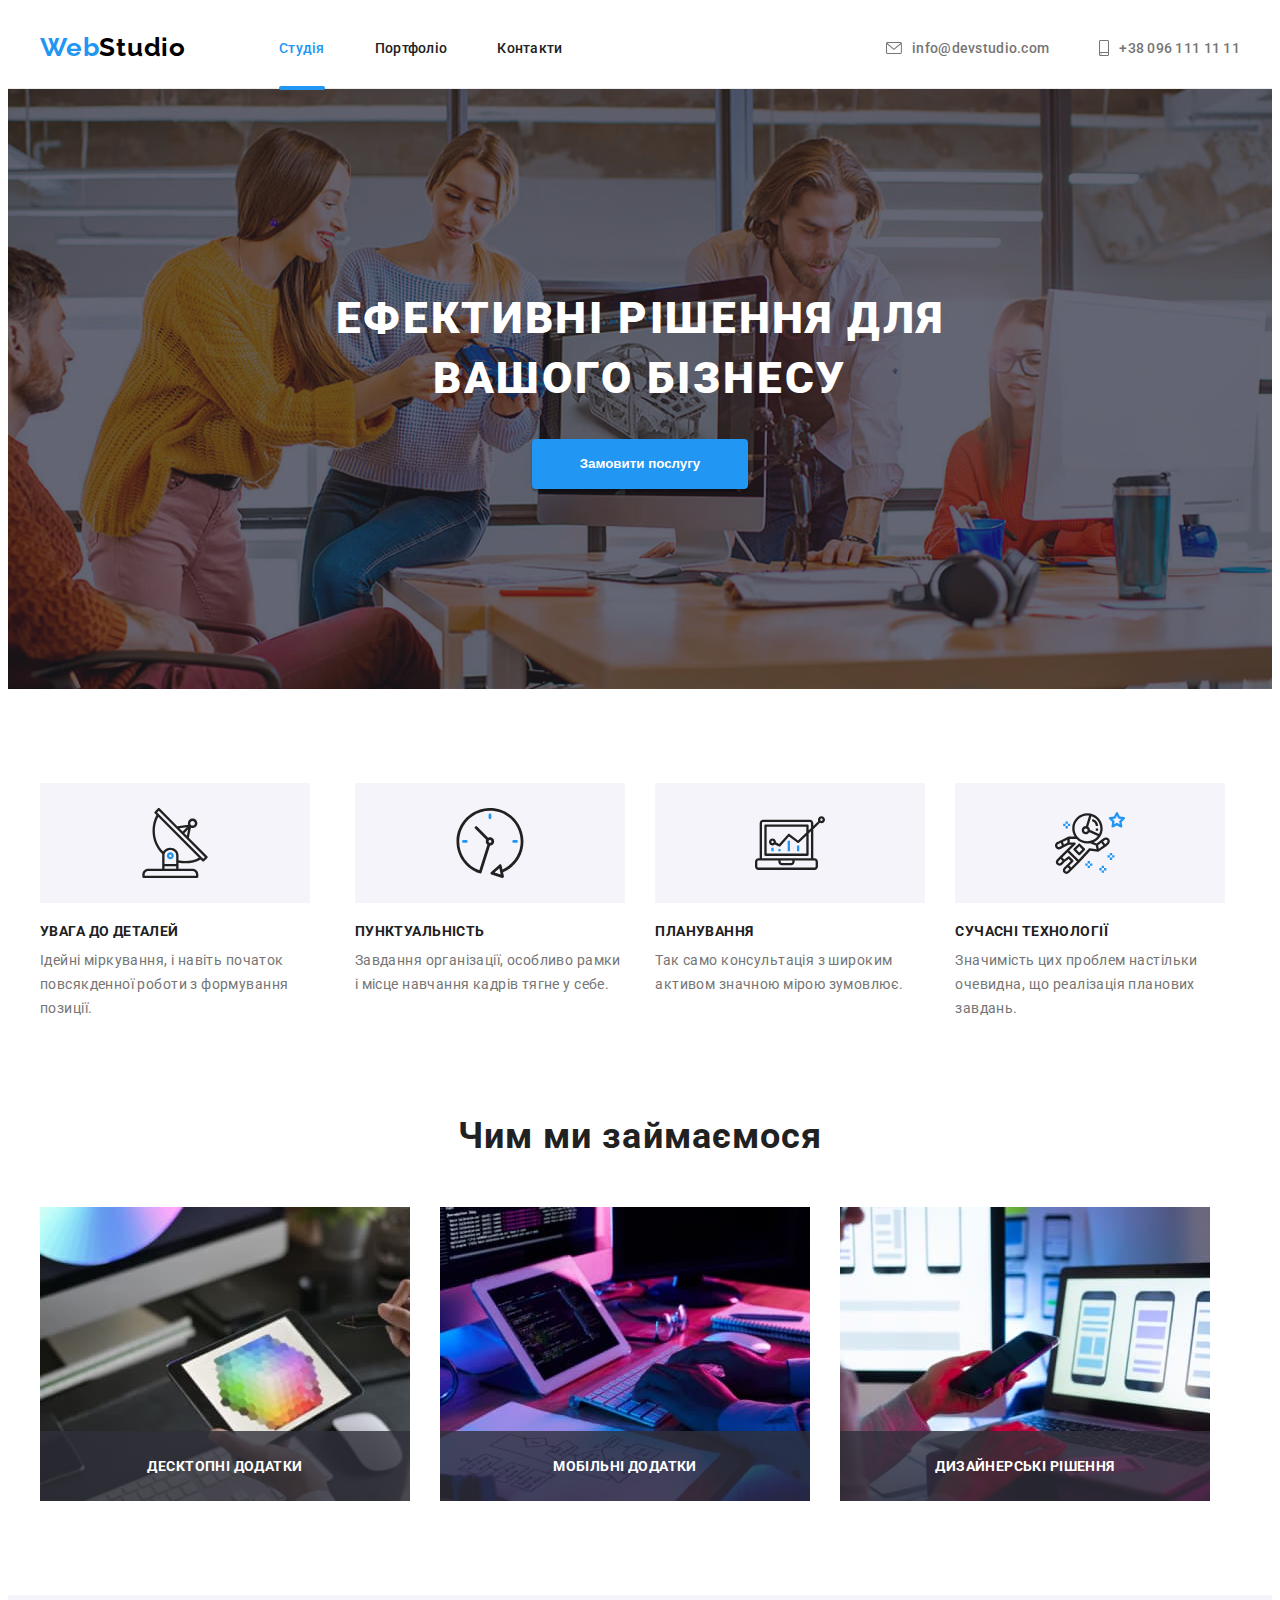
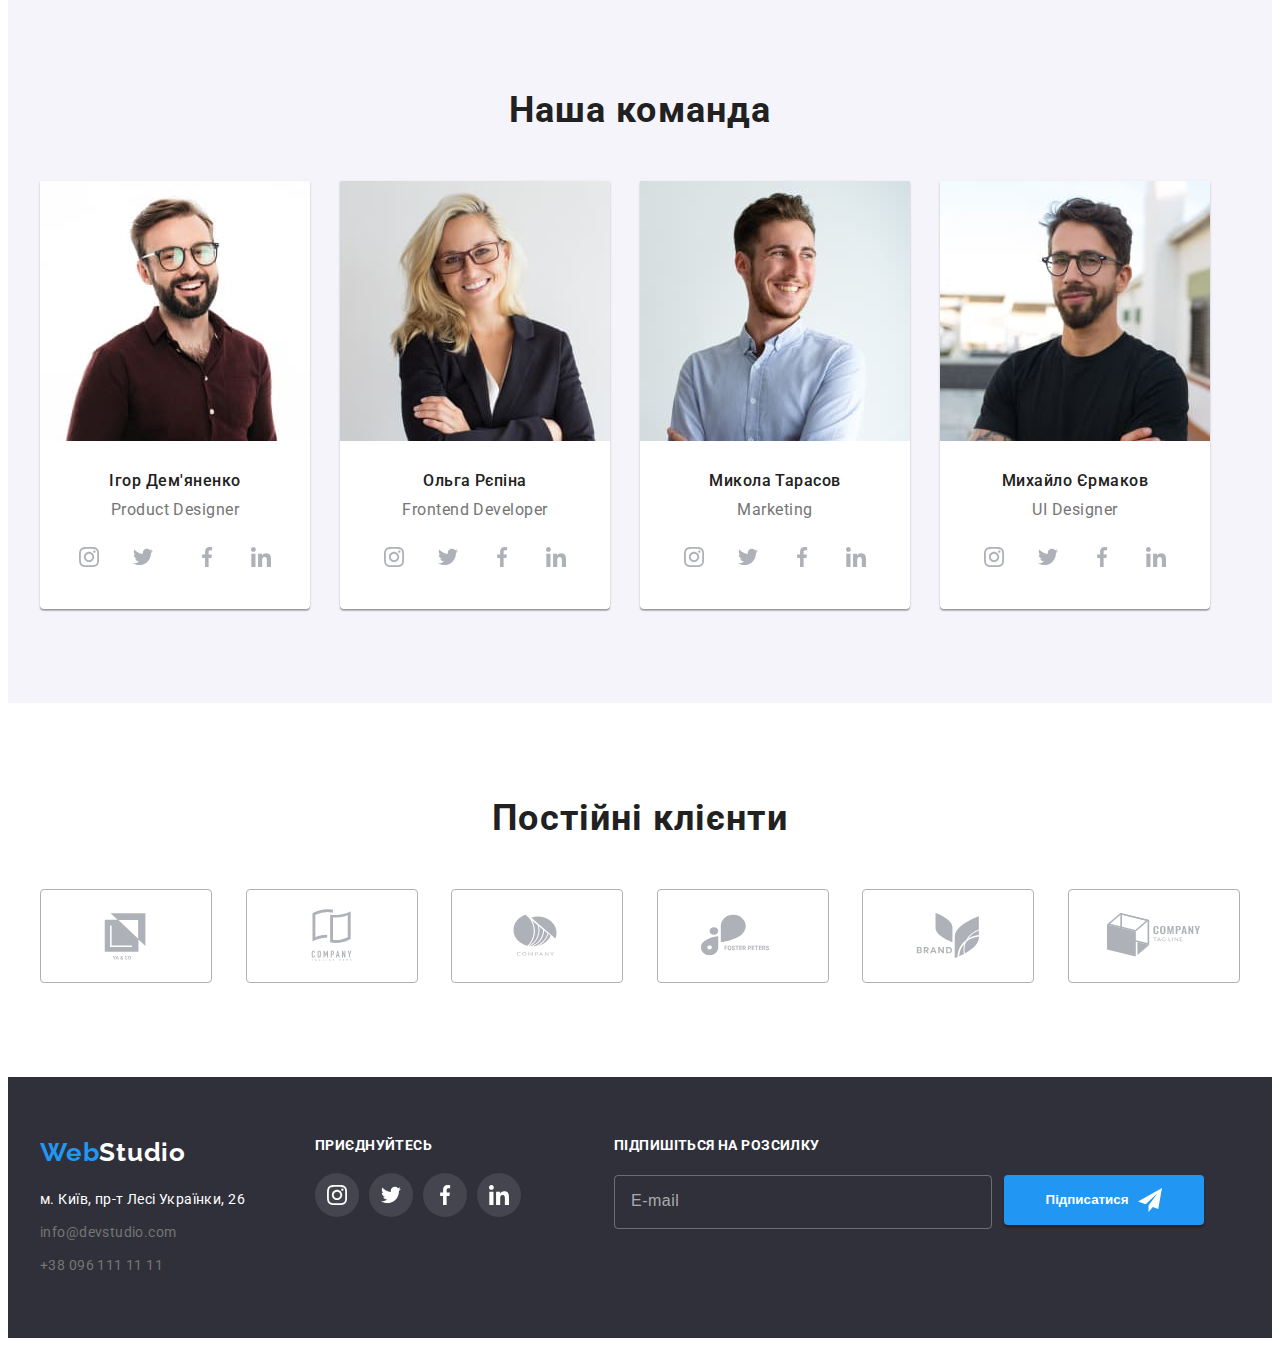
<file: index.html>
<!DOCTYPE html>
<html lang="uk">
  <head>
    <meta charset="UTF-8" />
    <meta http-equiv="X-UA-Compatible" content="IE=edge" />
    <meta name="viewport" content="width=device-width, initial-scale=1.0" />
    <link
      rel="stylesheet"
      href="https://cdnjs.cloudflare.com/ajax/libs/modern-normalize/1.1.0/modern-normalize.min.css"
      integrity="sha512-wpPYUAdjBVSE4KJnH1VR1HeZfpl1ub8YT/NKx4PuQ5NmX2tKuGu6U/JRp5y+Y8XG2tV+wKQpNHVUX03MfMFn9Q=="
      crossorigin="anonymous"
      referrerpolicy="no-referrer" />
    <link rel="preconnect" href="https://fonts.googleapis.com" />
    <link rel="preconnect" href="https://fonts.gstatic.com" crossorigin />
    <link
      href="https://fonts.googleapis.com/css2?family=Raleway:wght@700&family=Roboto:wght@400;500;700;900&display=swap"
      rel="stylesheet" />
    <link rel="stylesheet" href="./CSS/reset.css" />
    <link rel="stylesheet" href="./CSS/style.css" />
    <title lang="en">Studio</title>
  </head>
  <body>
    <header class="header">
      <div class="container">
        <nav class="haeder-navigation">
          <a class="header-logo link" href="index.html" lang="en"
            ><span class="header-web-logo">Web</span>Studio
          </a>
          <ul class="header-navigation-list list">
            <li class="header-navigation-item">
              <a class="header-navigation-link current link" href="index.html">Студія</a>
            </li>
            <li class="header-navigation-item">
              <a class="header-navigation-link link" href="portfolio.html">Портфоліо</a>
            </li>
            <li class="header-navigation-item">
              <a class="header-navigation-link link" href="">Контакти</a>
            </li>
          </ul>
        </nav>
        <ul class="header-address-list list">
          <li class="header-address-item">
            <a class="header-address-link link" href="mailto:info@devstudio.com"
              ><svg class="header-icon" width="16" height="12">
                <use href="./images/symbol-defs.svg#icon-envelope"></use>
              </svg>
              info@devstudio.com</a
            >
          </li>
          <li class="header-address-item">
            <a class="header-address-link link" href="tel:+380961111111">
              <svg class="header-icon" width="10" height="16">
                <use href="./images/symbol-defs.svg#icon-smartphone"></use>
              </svg>
              +38 096 111 11 11</a
            >
          </li>
        </ul>
      </div>
    </header>
    <main>
      <section class="btn-section">
        <div class="container">
          <h1 class="btn-heading">Ефективні рішення для вашого бізнесу</h1>
          <button class="main-btn" type="button" data-modal-open>Замовити послугу</button>
        </div>
      </section>
      <section class="our-benefits">
        <div class="container">
          <ul class="benefits-list list">
            <li class="benefits-item">
              <div class="hero-icon-blocks">
                <svg class="benefits-icon" width="70" height="70">
                  <use href="./images/symbol-defs.svg#icon-antenna"></use>
                </svg>
              </div>
              <h2 class="benefits-heading">Увага до деталей</h2>
              <p class="benefits-description">
                Ідейні міркування, і навіть початок повсякденної роботи з формування позиції.
              </p>
            </li>
            <li class="benefits-item">
              <div class="hero-icon-blocks">
                <svg class="benefits-icon" width="70" height="70">
                  <use href="./images/symbol-defs.svg#icon-clock"></use>
                </svg>
              </div>
              <h2 class="benefits-heading">Пунктуальність</h2>
              <p class="benefits-description">
                Завдання організації, особливо рамки і місце навчання кадрів тягне у себе.
              </p>
            </li>
            <li class="benefits-item">
              <div class="hero-icon-blocks">
                <svg class="benefits-icon" width="70" height="70">
                  <use href="./images/symbol-defs.svg#icon-diagram"></use>
                </svg>
              </div>
              <h2 class="benefits-heading">Планування</h2>
              <p class="benefits-description">
                Так само консультація з широким активом значною мірою зумовлює.
              </p>
            </li>
            <li class="benefits-item">
              <div class="hero-icon-blocks">
                <svg class="benefits-icon" width="70" height="70">
                  <use href="./images/symbol-defs.svg#icon-astronaut"></use>
                </svg>
              </div>
              <h2 class="benefits-heading">Сучасні технології</h2>
              <p class="benefits-description">
                Значимість цих проблем настільки очевидна, що реалізація планових завдань.
              </p>
            </li>
          </ul>
        </div>
      </section>
      <section class="our-job">
        <div class="container">
          <h2 class="our-job-heading">Чим ми займаємося</h2>
          <ul class="our-job-list list">
            <li class="our-job-item">
              <img
                class="our-job-picture"
                src="./images/our-job-1.jpg"
                alt="печатает на планшете"
                width="370" />
              <p class="our-job-description">Десктопні додатки</p>
            </li>
            <li class="our-job-item">
              <img
                class="our-job-picture"
                src="./images/our-job-2.jpg"
                alt="смартфон и ноутбук"
                width="370" />
              <p class="our-job-description">Мобільні додатки</p>
            </li>
            <li class="our-job-item">
              <img
                class="our-job-picture"
                src="./images/our-job-3.jpg"
                alt="планшет с палитрой цветов"
                width="370" />
              <p class="our-job-description">Дизайнерські рішення</p>
            </li>
          </ul>
        </div>
      </section>
      <section class="our-team">
        <div class="container">
          <h3 class="our-team-heading">Наша команда</h3>
          <ul class="our-team-list list">
            <li class="our-team-item">
              <div class="team-card">
                <img
                  class="our-team-photo"
                  src="./images/igor-demyanenko.jpg"
                  alt="Игорь Демьяненко"
                  width="270" />
                <h4 class="our-team-name">Ігор Дем'яненко</h4>
                <p class="our-team-job-title" lang="en">Product Designer</p>
                <ul class="team-soc-list list">
                  <li class="team-item">
                    <a class="team-soc-link" href=""
                      ><svg class="team-soc-icon" width="20" height="20">
                        <use href="./images/symbol-defs.svg#icon-instagram"></use></svg
                    ></a>
                  </li>
                  <li class="team-item">
                    <a class="team-soc-link" href=""
                      ><svg class="team-soc-icon" width="20" height="20">
                        <use href="./images/symbol-defs.svg#icon-twitter"></use></svg
                    ></a>
                  </li>
                  <li></li>
                  <li class="team-item">
                    <a class="team-soc-link" href=""
                      ><svg class="team-soc-icon" width="20" height="20">
                        <use href="./images/symbol-defs.svg#icon-facebook"></use></svg
                    ></a>
                  </li>
                  <li class="team-item">
                    <a class="team-soc-link" href=""
                      ><svg class="team-soc-icon" width="20" height="20">
                        <use href="./images/symbol-defs.svg#icon-linkedin"></use></svg
                    ></a>
                  </li>
                </ul>
              </div>
            </li>
            <li class="our-team-item">
              <div class="team-card">
                <img
                  class="our-team-photo"
                  src="./images/olga-repina.jpg"
                  alt="Ольга Репина"
                  width="270" />
                <h4 class="our-team-name">Ольга Рєпіна</h4>
                <p class="our-team-job-title" lang="en">Frontend Developer</p>
                <ul class="team-soc-list list">
                  <li class="team-item">
                    <a class="team-soc-link" href=""
                      ><svg class="team-soc-icon" width="20" height="20">
                        <use href="./images/symbol-defs.svg#icon-instagram"></use></svg
                    ></a>
                  </li>
                  <li class="team-item">
                    <a class="team-soc-link" href=""
                      ><svg class="team-soc-icon" width="20" height="20">
                        <use href="./images/symbol-defs.svg#icon-twitter"></use></svg
                    ></a>
                  </li>
                  <li class="team-item">
                    <a class="team-soc-link" href=""
                      ><svg class="team-soc-icon" width="20" height="20">
                        <use href="./images/symbol-defs.svg#icon-facebook"></use></svg
                    ></a>
                  </li>
                  <li class="team-item">
                    <a class="team-soc-link" href=""
                      ><svg class="team-soc-icon" width="20" height="20">
                        <use href="./images/symbol-defs.svg#icon-linkedin"></use></svg
                    ></a>
                  </li>
                </ul>
              </div>
            </li>
            <li class="our-team-item">
              <div class="team-card">
                <img
                  class="our-team-photo"
                  src="./images/nikolay-tarasov.jpg"
                  alt="Николай Тарасов"
                  width="270" />
                <h4 class="our-team-name">Микола Тарасов</h4>
                <p class="our-team-job-title" lang="en">Marketing</p>
                <ul class="team-soc-list list">
                  <li class="team-item">
                    <a class="team-soc-link" href=""
                      ><svg class="team-soc-icon" width="20" height="20">
                        <use href="./images/symbol-defs.svg#icon-instagram"></use></svg
                    ></a>
                  </li>
                  <li class="team-item">
                    <a class="team-soc-link" href=""
                      ><svg class="team-soc-icon" width="20" height="20">
                        <use href="./images/symbol-defs.svg#icon-twitter"></use></svg
                    ></a>
                  </li>
                  <li class="team-item">
                    <a class="team-soc-link" href=""
                      ><svg class="team-soc-icon" width="20" height="20">
                        <use href="./images/symbol-defs.svg#icon-facebook"></use></svg
                    ></a>
                  </li>
                  <li class="team-item">
                    <a class="team-soc-link" href=""
                      ><svg class="team-soc-icon" width="20" height="20">
                        <use href="./images/symbol-defs.svg#icon-linkedin"></use></svg
                    ></a>
                  </li>
                </ul>
              </div>
            </li>
            <li class="our-team-item">
              <div class="team-card">
                <img
                  class="our-team-photo"
                  src="./images/mihail-ermakov.jpg"
                  alt="Михаил Ермаков"
                  width="270" />
                <h4 class="our-team-name">Михайло Єрмаков</h4>
                <p class="our-team-job-title" lang="en">UI Designer</p>
                <ul class="team-soc-list list">
                  <li class="team-item">
                    <a class="team-soc-link" href="">
                      <svg class="team-soc-icon" width="20" height="20">
                        <use href="./images/symbol-defs.svg#icon-instagram"></use></svg
                    ></a>
                  </li>
                  <li class="team-item">
                    <a class="team-soc-link" href=""
                      ><svg class="team-soc-icon" width="20" height="20">
                        <use href="./images/symbol-defs.svg#icon-twitter"></use></svg
                    ></a>
                  </li>
                  <li class="team-item">
                    <a class="team-soc-link" href=""
                      ><svg class="team-soc-icon" width="20" height="20">
                        <use href="./images/symbol-defs.svg#icon-facebook"></use></svg
                    ></a>
                  </li>
                  <li class="team-item">
                    <a class="team-soc-link" href=""
                      ><svg class="team-soc-icon" width="20" height="20">
                        <use href="./images/symbol-defs.svg#icon-linkedin"></use></svg
                    ></a>
                  </li>
                </ul>
              </div>
            </li>
          </ul>
        </div>
      </section>
      <section class="our-clients">
        <div class="container">
          <h3 class="our-clients-title">Постійні клієнти</h3>
          <ul class="our-clients-list list">
            <li class="our-clients-item">
              <a href="" class="our-clients-link link">
                <svg class="our-clients-icon" width="106" height="60">
                  <use href="./images/symbol-defs.svg#icon-logo2"></use>
                </svg>
              </a>
            </li>
            <li class="our-clients-item">
              <a href="" class="our-clients-link">
                <svg class="our-clients-icon" width="106" height="60">
                  <use href="./images/symbol-defs.svg#icon-logo1"></use>
                </svg>
              </a>
            </li>
            <li class="our-clients-item">
              <a href="" class="our-clients-link">
                <svg class="our-clients-icon" width="106" height="60">
                  <use href="./images/symbol-defs.svg#icon-logo3"></use>
                </svg>
              </a>
            </li>
            <li class="our-clients-item">
              <a href="" class="our-clients-link">
                <svg class="our-clients-icon" width="106" height="60">
                  <use href="./images/symbol-defs.svg#icon-logo4"></use>
                </svg>
              </a>
            </li>
            <li class="our-clients-item">
              <a href="" class="our-clients-link">
                <svg class="our-clients-icon" width="106" height="60">
                  <use href="./images/symbol-defs.svg#icon-logo5"></use>
                </svg>
              </a>
            </li>
            <li class="our-clients-item">
              <a href="" class="our-clients-link">
                <svg class="our-clients-icon" width="106" height="60">
                  <use href="./images/symbol-defs.svg#icon-logo6"></use>
                </svg>
              </a>
            </li>
          </ul>
        </div>
      </section>
    </main>
    <footer class="footer-address">
      <div class="container">
        <div class="footer-blocks">
          <div class="footer-address-block">
            <a class="footer-logo link" href="index.html"
              ><span class="footer-web-logo">Web</span>Studio
            </a>
            <address class="foorer-address">
              <ul class="footer-address-list list">
                <li class="footer-address-item">
                  <a href="" class="address link">м. Київ, пр-т Лесі Українки, 26</a>
                </li>
                <li class="footer-address-item">
                  <a class="footer-address-description link" href="mailto:info@devstudio.com"
                    >info@devstudio.com</a
                  >
                </li>
                <li class="footer-address-item">
                  <a class="footer-phone link" href="tel:+380961111111">+38 096 111 11 11</a>
                </li>
              </ul>
            </address>
          </div>
          <div class="footer-join-us-block">
            <h3 class="join-us-title">Приєднуйтесь</h3>
            <ul class="join-us list">
              <li class="join-us-item">
                <a class="join-us-link" href="">
                  <svg class="footer-icon" width="20" height="20">
                    <use href="./images/symbol-defs.svg#icon-instagram"></use>
                  </svg>
                </a>
              </li>
              <li class="join-us-item">
                <a class="join-us-link" href=""
                  ><svg class="footer-icon" width="20" height="20">
                    <use href="./images/symbol-defs.svg#icon-twitter"></use></svg
                ></a>
              </li>
              <li class="join-us-item">
                <a class="join-us-link" href=""
                  ><svg class="footer-icon" width="20" height="20">
                    <use href="./images/symbol-defs.svg#icon-facebook"></use></svg
                ></a>
              </li>
              <li class="join-us-item">
                <a class="join-us-link" href=""
                  ><svg class="footer-icon" width="20" height="20">
                    <use href="./images/symbol-defs.svg#icon-linkedin"></use></svg
                ></a>
              </li>
            </ul>
          </div>
          <div class="subscribe">
            <p class="subscribe-title">Підпишіться на розсилку</p>
            <form class="subscribe-form">
              <label>
                <input class="input-email" type="email" name="email" placeholder="E-mail" />
              </label>
              <button class="subscribe-button" type="submit">
                Підписатися
                <svg class="subscribe-icon" width="24" height="24">
                  <use href="./images/symbol-defs.svg#icon-send"></use>
                </svg>
              </button>
            </form>
          </div>
        </div>
      </div>
    </footer>
    <div class="backdrop is-hidden" data-modal>
      <div class="modal">
        <button class="modal-close" type="button" data-modal-close>
          <svg class="modal-icon" width="18" height="18">
            <use href="./images/symbol-defs.svg#icon-close"></use>
          </svg>
        </button>
        <p class="modal-title">Залиште свої дані, ми вам передзвонимо</p>
        <form class="modal-form">
          <div class="modal-field">
            <label for="user-name" class="modal-label"> Ім'я</label>
            <div class="input-wrap">
              <input type="text" class="modal-input" name="user-name" id="user-name" />
              <svg class="input-icon" width="18" height="18">
                <use href="./images/symbol-defs.svg#icon-person"></use>
              </svg>
            </div>
          </div>
          <div class="modal-field">
            <label for="user-tel" class="modal-label"> Телефон</label>
            <div class="input-wrap">
              <input type="tel" class="modal-input" name="user-tel" id="user-tel" />
              <svg class="input-icon" width="18" height="18">
                <use href="./images/symbol-defs.svg#icon-phone-black"></use>
              </svg>
            </div>
          </div>
          <div class="modal-field">
            <label for="user-mail" class="modal-label"> Пошта</label>
            <div class="input-wrap">
              <input type="email" class="modal-input" name="user-mail" id="user-mail" />
              <svg class="input-icon" width="18" height="18">
                <use href="./images/symbol-defs.svg#icon-vector"></use>
              </svg>
            </div>
          </div>
          <div class="modal-field">
            <label for="user-text" class="modal-label"> Коментар </label>
            <textarea
              class="modal-text"
              name="user-text"
              id="user-text"
              cols="30"
              rows="10"
              placeholder="Введіть текст"></textarea>
          </div>
          <div class="modal-policy">
            <input
              type="checkbox"
              name="policy"
              id="policy"
              class="modal-policy vissually-hidden"
              value="true" />
            <label for="policy" class="policy-text"
              ><span
                ><svg class="policy-icon" width="13" height="10">
                  <use href="./images/symbol-defs.svg#icon-vector-policy"></use></svg></span
              >Погоджуюся з розсилкою та приймаю &nbsp;<a href="" class="policy-link"
                >Умови договору</a
              ></label
            >
          </div>
          <button class="upload-button" type="submit">Відправити</button>
        </form>
      </div>
    </div>
    <script src="./js/modal.js"></script>
  </body>
</html>
</file>
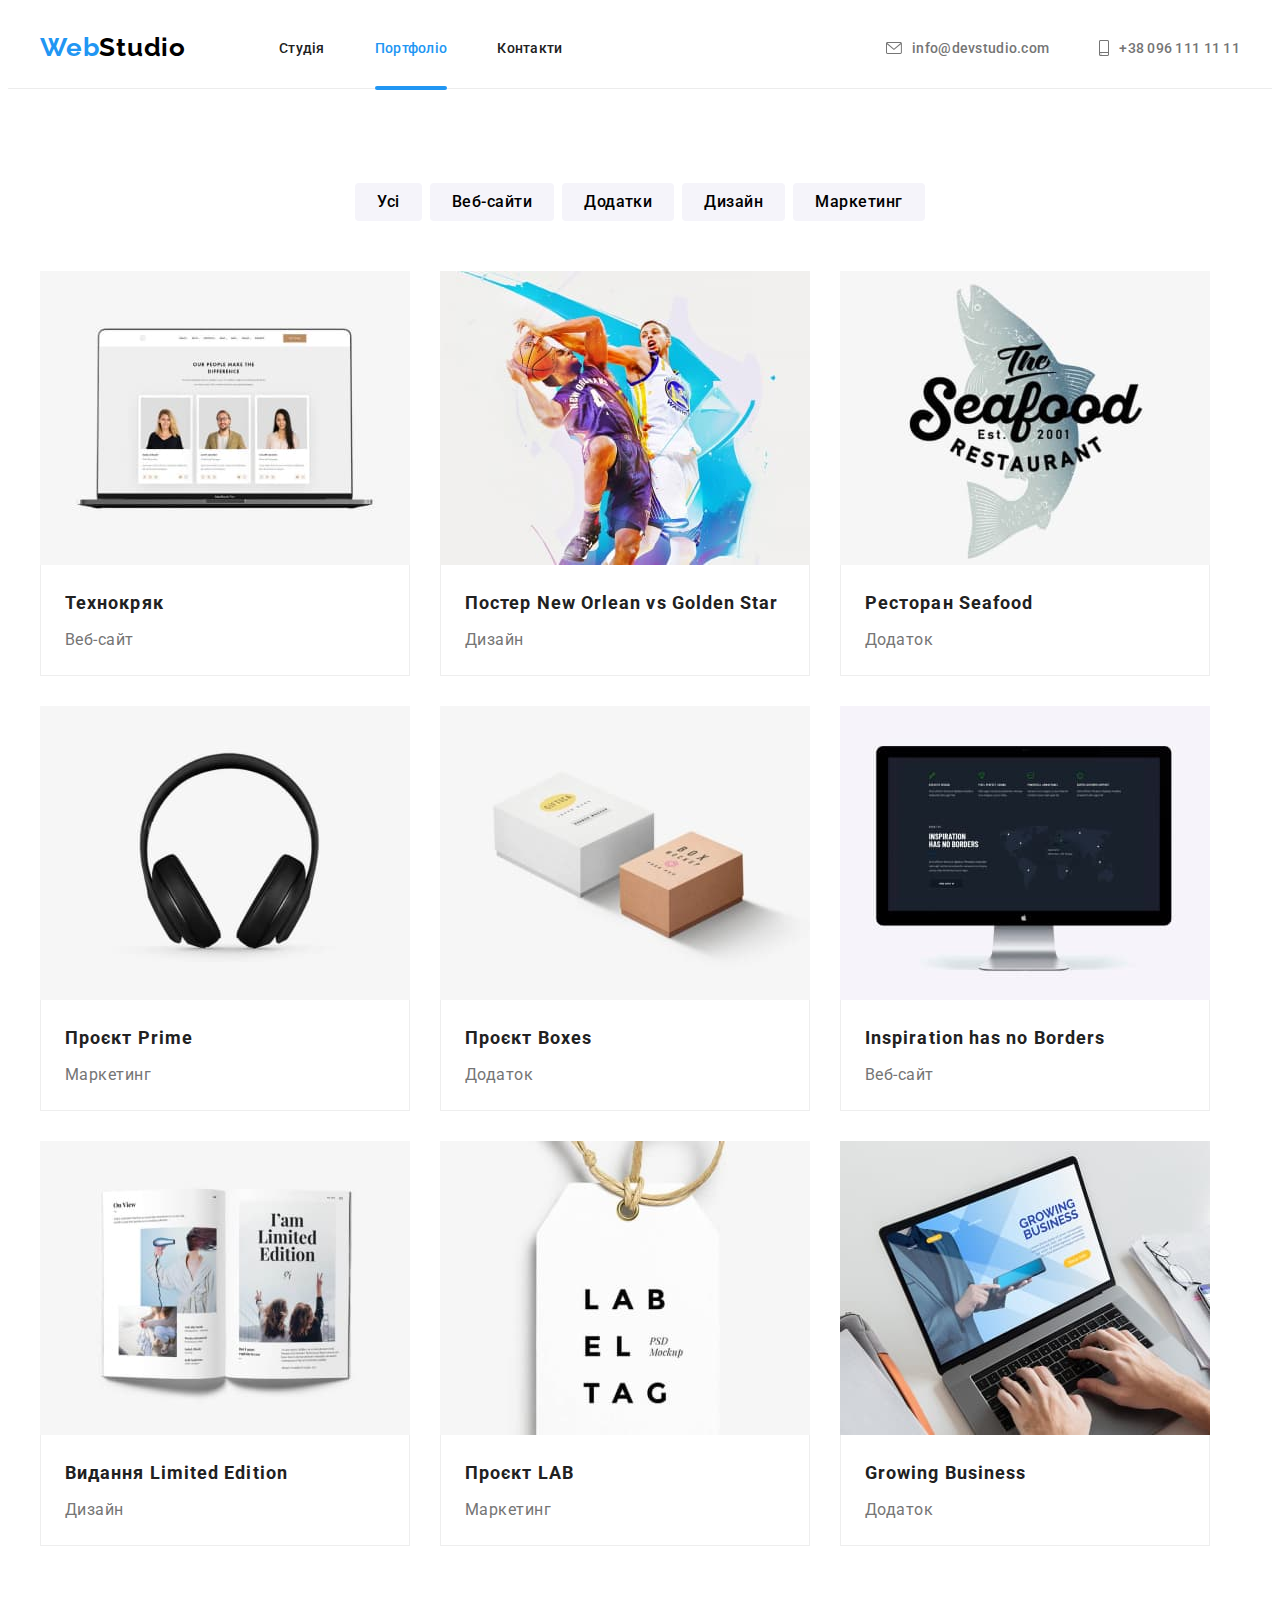
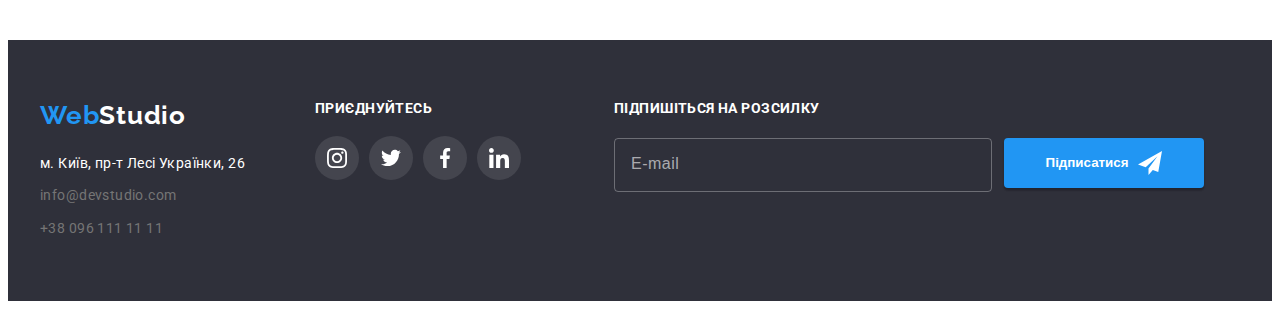
<file: portfolio.html>
<!DOCTYPE html>
<html lang="uk">
  <head>
    <meta charset="UTF-8" />
    <meta http-equiv="X-UA-Compatible" content="IE=edge" />
    <meta name="viewport" content="width=device-width, initial-scale=1.0" />
    <link
      rel="stylesheet"
      href="https://cdnjs.cloudflare.com/ajax/libs/modern-normalize/1.1.0/modern-normalize.min.css"
      integrity="sha512-wpPYUAdjBVSE4KJnH1VR1HeZfpl1ub8YT/NKx4PuQ5NmX2tKuGu6U/JRp5y+Y8XG2tV+wKQpNHVUX03MfMFn9Q=="
      crossorigin="anonymous"
      referrerpolicy="no-referrer" />
    <link rel="preconnect" href="https://fonts.googleapis.com" />
    <link rel="preconnect" href="https://fonts.gstatic.com" crossorigin />
    <link
      href="https://fonts.googleapis.com/css2?family=Raleway:wght@700&family=Roboto:wght@400;500;700;900&display=swap"
      rel="stylesheet" />
    <link rel="stylesheet" href="./CSS/reset.css" />
    <link rel="stylesheet" href="./CSS/style.css" />
    <title lang="en">Portfolio</title>
  </head>
  <body>
    <header class="header">
      <div class="container header-container">
        <nav class="haeder-navigation">
          <a class="header-logo link" href="index.html" lang="en"
            ><span class="header-web-logo">Web</span>Studio
          </a>
          <ul class="header-navigation-list list">
            <li class="header-navigation-item">
              <a class="header-navigation-link link" href="index.html">Студія</a>
            </li>
            <li class="header-navigation-item">
              <a class="header-navigation-link current link" href="portfolio.html">Портфоліо</a>
            </li>
            <li class="header-navigation-item">
              <a class="header-navigation-link link" href="">Контакти</a>
            </li>
          </ul>
        </nav>
        <ul class="header-address-list list">
          <li class="header-address-item">
            <a class="header-address-link link" href="mailto:info@devstudio.com"
              ><svg class="header-icon" width="16" height="12">
                <use href="./images/symbol-defs.svg#icon-envelope"></use>
              </svg>
              info@devstudio.com</a
            >
          </li>
          <li class="header-address-item">
            <a class="header-address-link link" href="tel:+380961111111">
              <svg class="header-icon" width="10" height="16">
                <use href="./images/symbol-defs.svg#icon-smartphone"></use>
              </svg>
              +38 096 111 11 11</a
            >
          </li>
        </ul>
      </div>
    </header>
    <main>
      <section class="main-filter">
        <div class="container">
          <ul class="filter-list list">
            <li class="filter-item">
              <button class="filter-btn" type="button">Усі</button>
            </li>
            <li class="filter-item">
              <button class="filter-btn" type="button">Веб-сайти</button>
            </li>
            <li class="filter-item">
              <button class="filter-btn" type="button">Додатки</button>
            </li>
            <li class="filter-item">
              <button class="filter-btn" type="button">Дизайн</button>
            </li>
            <li class="filter-item">
              <button class="filter-btn" type="button">Маркетинг</button>
            </li>
          </ul>
          <ul class="example-list list">
            <li class="example-item">
              <a class="example-link link" href="">
                <div class="example-box">
                  <img
                    class="example-picture"
                    src="./images/Laptop.jpg"
                    alt="Ноутбук"
                    width="370"
                    height="294" />
                  <p class="example-box-description">
                    Ресурс пропонує комплексні пропозиції з різним рівнем функціоналу та сервісів.
                    Все це дозволить відвідувачу отримати вичерпні відомості про компанію чи
                    приватну особу
                  </p>
                </div>
                <div class="description">
                  <h3 class="example-title">Технокряк</h3>
                  <p class="example-description">Веб-сайт</p>
                </div>
              </a>
            </li>
            <li class="example-item">
              <a class="example-link link" href="">
                <div class="example-box">
                  <img
                    class="example-picture"
                    src="./images/basketball.jpg"
                    alt="Постер New Orlean vs Golden Star"
                    width="370"
                    height="294" />
                  <p class="example-box-description">
                    Ресурс пропонує комплексні пропозиції з різним рівнем функціоналу та сервісів.
                    Все це дозволить відвідувачу отримати вичерпні відомості про компанію чи
                    приватну особу
                  </p>
                </div>
                <div class="description">
                  <h3 class="example-title">Постер New Orlean vs Golden Star</h3>
                  <p class="example-description">Дизайн</p>
                </div>
              </a>
            </li>
            <li class="example-item">
              <a class="example-link link" href="">
                <div class="example-box">
                  <img
                    class="example-picture"
                    src="./images/restaurant.jpg"
                    alt="Ресторан"
                    width="370"
                    height="294" />
                  <p class="example-box-description">
                    Ресурс пропонує комплексні пропозиції з різним рівнем функціоналу та сервісів.
                    Все це дозволить відвідувачу отримати вичерпні відомості про компанію чи
                    приватну особу
                  </p>
                </div>
                <div class="description">
                  <h3 class="example-title">Ресторан Seafood</h3>
                  <p class="example-description">Додаток</p>
                </div>
              </a>
            </li>
            <li class="example-item">
              <a class="example-link link" href="">
                <div class="example-box">
                  <img
                    class="example-picture"
                    src="./images/headphones.jpg"
                    alt="Наушники"
                    width="370"
                    height="294" />
                  <p class="example-box-description">
                    Ресурс пропонує комплексні пропозиції з різним рівнем функціоналу та сервісів.
                    Все це дозволить відвідувачу отримати вичерпні відомості про компанію чи
                    приватну особу
                  </p>
                </div>
                <div class="description">
                  <h3 class="example-title">Проєкт Prime</h3>
                  <p class="example-description">Маркетинг</p>
                </div>
              </a>
            </li>
            <li class="example-item">
              <a class="example-link link" href="">
                <div class="example-box">
                  <img
                    class="example-picture"
                    src="./images/boxes.jpg"
                    alt="Боксеры"
                    width="370"
                    height="294" />
                  <p class="example-box-description">
                    Ресурс пропонує комплексні пропозиції з різним рівнем функціоналу та сервісів.
                    Все це дозволить відвідувачу отримати вичерпні відомості про компанію чи
                    приватну особу
                  </p>
                </div>
                <div class="description">
                  <h3 class="example-title">Проєкт Boxes</h3>
                  <p class="example-description">Додаток</p>
                </div>
              </a>
            </li>
            <li class="example-item">
              <a class="example-link link" href="">
                <div class="example-box">
                  <img
                    class="example-picture"
                    src="./images/screen.jpg"
                    alt="Экран"
                    width="370"
                    height="294" />
                  <p class="example-box-description">
                    Ресурс пропонує комплексні пропозиції з різним рівнем функціоналу та сервісів.
                    Все це дозволить відвідувачу отримати вичерпні відомості про компанію чи
                    приватну особу
                  </p>
                </div>
                <div class="description">
                  <h3 class="example-title">Inspiration has no Borders</h3>
                  <p class="example-description">Веб-сайт</p>
                </div>
              </a>
            </li>
            <li class="example-item">
              <a class="example-link link" href="">
                <div class="example-box">
                  <img
                    class="example-picture"
                    src="./images/magazine.jpg"
                    alt="Журнал"
                    width="370"
                    height="294" />
                  <p class="example-box-description">
                    Ресурс пропонує комплексні пропозиції з різним рівнем функціоналу та сервісів.
                    Все це дозволить відвідувачу отримати вичерпні відомості про компанію чи
                    приватну особу
                  </p>
                </div>
                <div class="description">
                  <h3 class="example-title">Видання Limited Edition</h3>
                  <p class="example-description">Дизайн</p>
                </div>
              </a>
            </li>
            <li class="example-item">
              <a class="example-link link" href="">
                <div class="example-box">
                  <img
                    class="example-picture"
                    src="./images/label.jpg"
                    alt="Этикетка"
                    width="370"
                    height="294" />
                  <p class="example-box-description">
                    Ресурс пропонує комплексні пропозиції з різним рівнем функціоналу та сервісів.
                    Все це дозволить відвідувачу отримати вичерпні відомості про компанію чи
                    приватну особу
                  </p>
                </div>
                <div class="description">
                  <h3 class="example-title">Проєкт LAB</h3>
                  <p class="example-description">Маркетинг</p>
                </div>
              </a>
            </li>
            <li class="example-item">
              <a class="example-link link" href="">
                <div class="example-box">
                  <img
                    class="example-picture"
                    src="./images/laptop-typing.jpg"
                    alt="Печатает на ноутбуке"
                    width="370"
                    height="294" />
                  <p class="example-box-description">
                    Ресурс пропонує комплексні пропозиції з різним рівнем функціоналу та сервісів.
                    Все це дозволить відвідувачу отримати вичерпні відомості про компанію чи
                    приватну особу
                  </p>
                </div>
                <div class="description">
                  <h3 class="example-title">Growing Business</h3>
                  <p class="example-description">Додаток</p>
                </div>
              </a>
            </li>
          </ul>
        </div>
      </section>
    </main>
    <footer class="footer-address">
      <div class="container">
        <div class="footer-blocks">
          <div class="footer-address-block">
            <a class="footer-logo link" href="index.html"
              ><span class="footer-web-logo">Web</span>Studio
            </a>
            <address class="foorer-address">
              <ul class="footer-address-list list">
                <li class="footer-address-item">
                  <a href="" class="address link">м. Київ, пр-т Лесі Українки, 26</a>
                </li>
                <li class="footer-address-item">
                  <a class="footer-address-description link" href="mailto:info@devstudio.com"
                    >info@devstudio.com</a
                  >
                </li>
                <li class="footer-address-item">
                  <a class="footer-phone link" href="tel:+380961111111">+38 096 111 11 11</a>
                </li>
              </ul>
            </address>
          </div>
          <div class="footer-join-us-block">
            <h3 class="join-us-title">Приєднуйтесь</h3>
            <ul class="join-us list">
              <li class="join-us-item">
                <a class="join-us-link" href="">
                  <svg class="footer-icon" width="20" height="20">
                    <use href="./images/symbol-defs.svg#icon-instagram"></use>
                  </svg>
                </a>
              </li>
              <li class="join-us-item">
                <a class="join-us-link" href=""
                  ><svg class="footer-icon" width="20" height="20">
                    <use href="./images/symbol-defs.svg#icon-twitter"></use></svg
                ></a>
              </li>
              <li class="join-us-item">
                <a class="join-us-link" href=""
                  ><svg class="footer-icon" width="20" height="20">
                    <use href="./images/symbol-defs.svg#icon-facebook"></use></svg
                ></a>
              </li>
              <li class="join-us-item">
                <a class="join-us-link" href=""
                  ><svg class="footer-icon" width="20" height="20">
                    <use href="./images/symbol-defs.svg#icon-linkedin"></use></svg
                ></a>
              </li>
            </ul>
          </div>
          <div class="subscribe">
            <p class="subscribe-title">Підпишіться на розсилку</p>
            <form class="subscribe-form">
              <label>
                <input class="input-email" type="email" name="email" placeholder="E-mail" />
              </label>
              <button class="subscribe-button" type="submit">
                Підписатися
                <svg class="subscribe-icon" width="24" height="24">
                  <use href="./images/symbol-defs.svg#icon-send"></use>
                </svg>
              </button>
            </form>
          </div>
        </div>
      </div>
    </footer>
  </body>
</html>
</file>
<file: CSS/style.css>
:root {
  --main-header-color: #ffffff;
  --second-heading-color: #212121;
  --description-color: #757575;
  --header-logo-color: #000000;
  --footer-logo-color: #ffffff;
  --hover-color: #2196f3;
  --footer-adress-color: #ffffff;
  --web-logo: #2196f3;
  --service-btn-text: #ffffff;
  --service-btn-color: #2196f3;
  --filter-btn-hover-text: #ffffff;
  --filter-btn-hover-color: #2196f3;
  --filter-btn-text: #212121;
}

p,
h1,
h2,
h3,
h4,
h5,
h6 {
  margin: 0;
}

ul {
  margin: 0;
  padding-left: 0;
}

a {
  color: inherit;
}

body {
  font-family: 'Roboto', 'Raleway', sans-serif;
}

button input a {
  cursor: pointer;
}

.list {
  list-style: none;
  text-decoration: none;
}

.link {
  text-decoration: none;
}

.container {
  width: 1200px;
  margin: 0 auto;
  padding-left: 15px;
  padding-right: 15px;
  /* outline: 1px solid tomato; */
}

.vissually-hidden {
  position: absolute;
  white-space: nowrap;
  width: 1px;
  height: 1px;
  overflow: hidden;
  border: 0;
  padding: 0;
  clip: rect(0 0 0 0);
  clip-path: inset(50%);
  margin: -1px;
}

/* -------------- studio\portfolio header -------------- */

.header {
  padding-top: 24px;
  padding-bottom: 25px;
  border-bottom: 1px solid #ececec;
}

.header > .container {
  display: flex;
  align-items: center;
}

.sticky {
  position: sticky;
}

.haeder-navigation {
  display: flex;
  align-items: center;
}
.header-web-logo {
  color: var(--web-logo);
}

.header-logo {
  font-family: 'Raleway';
  font-weight: 700;
  font-size: 26px;
  line-height: 1.2;
  letter-spacing: 0.03em;
  color: var(--header-logo-color);
  margin-right: 93px;
}

.header-navigation-list {
  display: flex;
  gap: 50px;
}

.header-navigation-link {
  font-weight: 500;
  font-size: 14px;
  line-height: 1.15;
  letter-spacing: 0.02em;
  color: var(--second-heading-color);
  transition: color 250ms cubic-bezier(0.4, 0, 0.2, 1);
}

.header-navigation-link.current {
  display: block;
  position: relative;
  color: var(--hover-color);
}

.header-navigation-link.current::after {
  content: '';
  position: absolute;
  bottom: -32px;
  left: 0;
  display: block;
  width: 100%;
  height: 4px;
  border-radius: 2px;
  background-color: #2196f3;
  transform: translate(0, 50%);
}

.header-navigation-link:hover,
.header-navigation-link:focus {
  color: var(--hover-color);
}

/* .header-navigation-link:hover::after {
  opacity: 1;
} */

/* .current {
  color: var(--hover-color);
  display: block;
  position: relative;
}

.current::after {
  content: '';
  position: absolute;
  bottom: -32px;
  left: 0;
  display: block;
  width: 100%;
  height: 4px;
  border-radius: 2px;
  background-color: #2196f3;
} */

.header-address-list {
  display: flex;
  gap: 50px;
  margin-left: auto;
}

.header-address-link {
  display: flex;
  align-items: center;
  font-weight: 500;
  font-size: 14px;
  line-height: 1.15;
  letter-spacing: 0.02em;
  color: var(--description-color);
  transition-property: color;
  transition-duration: 250ms;
  transition-timing-function: cubic-bezier(0.4, 0, 0.2, 1);
}

.header-address-link:hover,
.header-address-link:focus {
  color: var(--hover-color);
}

.header-icon {
  margin-right: 10px;
  fill: currentColor;
}

/* -------------- studio-main -------------- */

.btn-section {
  padding: 200px 0;
  background-image: linear-gradient(rgba(47, 48, 58, 0.4), rgba(47, 48, 58, 0.4)),
    url(../images/main-background.jpg);
  background-repeat: no-repeat;
  background-position: center;
  background-size: cover;
}

.btn-section > .container {
  display: flex;
  flex-direction: column;
  align-items: center;
}

.btn-heading {
  font-weight: 900;
  font-size: 44px;
  line-height: 1.36;
  text-align: center;
  letter-spacing: 0.06em;
  text-transform: uppercase;
  color: var(--main-header-color);
  margin-bottom: 30px;
  max-width: 700px;
}

.main-btn {
  color: var(--service-btn-text);
  background-color: var(--service-btn-color);
  font-weight: 700;
  border: none;
  width: 216px;
  height: 50px;
  box-shadow: 0px 3px 1px rgba(0, 0, 0, 0.1), 0px 1px 2px rgba(0, 0, 0, 0.08),
    0px 2px 2px rgba(0, 0, 0, 0.12);
  border-radius: 4px;
  cursor: pointer;
}

.our-benefits {
  padding-top: 94px;
  padding-bottom: 94px;
}

.benefits-list {
  display: flex;
  gap: 30px;
}

.hero-icon-blocks {
  display: flex;
  justify-content: center;
  align-items: center;
  width: 270px;
  height: 120px;
  background-color: #f5f4fa;
  margin-bottom: 20px;
}

.benefits-heading {
  font-weight: 700;
  font-size: 14px;
  line-height: 1.15;
  letter-spacing: 0.03em;
  text-transform: uppercase;
  color: var(--second-heading-color);
  margin-bottom: 10px;
}

.benefits-description {
  font-weight: 400;
  font-size: 14px;
  line-height: 1.71;
  letter-spacing: 0.03em;
  color: var(--description-color);
}

.our-job {
  padding-bottom: 94px;
}

.our-job-heading {
  font-weight: 700;
  font-size: 36px;
  line-height: 1.17;
  text-align: center;
  letter-spacing: 0.03em;
  color: var(--second-heading-color);
  margin-bottom: 50px;
}

.our-job-item {
  position: relative;
}

.our-job-description {
  display: flex;
  position: absolute;
  bottom: 0;
  font-style: normal;
  font-weight: 700;
  font-size: 14px;
  line-height: 16px;
  letter-spacing: 0.03em;
  text-transform: uppercase;
  width: 370px;
  height: 70px;
  background: rgba(47, 48, 58, 0.8);
  color: #ffffff;
  justify-content: center;
  align-items: center;
}

.our-job-list {
  display: flex;
  gap: 30px;
}

.our-team {
  padding-top: 94px;
  padding-bottom: 94px;
  background-color: #f5f4fa;
}

.team-card {
  box-shadow: 0px 1px 3px rgba(0, 0, 0, 0.12), 0px 1px 1px rgba(0, 0, 0, 0.14),
    0px 2px 1px rgba(0, 0, 0, 0.2);
  border-radius: 0px 0px 4px 4px;
}

.our-team-item {
  width: 270px;
  border-radius: 0px 0px 4px 4px;
  background-color: #fff;
}

.our-team-heading {
  font-weight: 700;
  font-size: 36px;
  line-height: 1.17;
  text-align: center;
  letter-spacing: 0.03em;
  color: var(--second-heading-color);
  margin-bottom: 50px;
}

.our-team-list {
  display: flex;
  gap: 30px;
}

/* .product-designer {}

.frontend-developer {}

.ui-designer {}

.marketing {} */

.our-team-name {
  font-weight: 500;
  font-size: 16px;
  line-height: 1.19;
  text-align: center;
  letter-spacing: 0.03em;
  color: var(--second-heading-color);
  padding-top: 30px;
  margin-bottom: 10px;
}

.our-team-job-title {
  font-weight: 400;
  font-size: 16px;
  line-height: 1.19;
  text-align: center;
  letter-spacing: 0.03em;
  color: var(--description-color);
  padding-bottom: 16px;
}

.team-soc-list {
  display: flex;
  gap: 10px;
  justify-content: center;
  padding-bottom: 30px;
}

.team-soc-link {
  display: flex;
  justify-content: center;
  align-items: center;
  width: 44px;
  height: 44px;
  border-radius: 50%;
  transition-property: background;
  transition-duration: 250ms;
  transition-timing-function: cubic-bezier(0.4, 0, 0.2, 1);
}

.team-soc-link:hover,
.team-soc-link:focus {
  background: #2196f3;
  cursor: pointer;
}

.team-soc-icon {
  fill: #afb1b8;
  transition-property: fill;
  transition-duration: 250ms;
  transition-timing-function: cubic-bezier(0.4, 0, 0.2, 1);
}

.team-soc-link:hover .team-soc-icon {
  fill: #ffffff;
}

/* -------------- our clients-------------- */

.our-clients {
  padding-top: 94px;
  padding-bottom: 94px;
}

.our-clients-title {
  font-style: normal;
  font-weight: 700;
  font-size: 36px;
  line-height: 42px;
  text-align: center;
  letter-spacing: 0.03em;
  color: var(--second-heading-color);
  margin-bottom: 50px;
}

.our-clients-list {
  display: flex;
  justify-content: space-between;
}

.our-clients-link {
  display: flex;
  justify-content: center;
  align-items: center;
  width: 170px;
  height: 92px;
  border: 1px solid #afb1b8;
  border-radius: 4px;
  transition-property: border-color;
  transition-duration: 250ms;
  transition-timing-function: cubic-bezier(0.4, 0, 0.2, 1);
}

.our-clients-icon {
  fill: #afb1b8;
  transition-property: fill;
  transition-duration: 250ms;
  transition-timing-function: cubic-bezier(0.4, 0, 0.2, 1);
}

.our-clients-link:hover,
.our-clients-link:focus {
  border-color: rgba(33, 150, 243, 1);
}

.our-clients-link:hover .our-clients-icon {
  fill: #2196f3;
}

/* -------------- portfolio main -------------- */

.main-filter {
  padding-top: 94px;
  padding-bottom: 94px;
}

.filter-list {
  margin-bottom: 50px;
  display: flex;
  gap: 8px;
  justify-content: center;
}

.filter-btn {
  font-family: 'roboto';
  font-weight: 500;
  font-size: 16px;
  line-height: 1.62;
  text-align: center;
  letter-spacing: 0.03em;
  border: none;
  background: none;
  background-color: #f5f4fa;
  padding: 6px 22px;
  border-radius: 4px;
  cursor: pointer;
  transition: color 250ms cubic-bezier(0.4, 0, 0.2, 1),
    background-color 250ms cubic-bezier(0.4, 0, 0.2, 1),
    box-shadow 250ms cubic-bezier(0.4, 0, 0.2, 1);
}

.filter-btn:hover,
.filter-btn:focus {
  color: var(--filter-btn-hover-text);
  background-color: var(--filter-btn-hover-color);
  box-shadow: 0px 3px 1px rgba(0, 0, 0, 0.1), 0px 1px 2px rgba(0, 0, 0, 0.08),
    0px 2px 2px rgba(0, 0, 0, 0.12);
}

.example-list {
  display: flex;
  flex-wrap: wrap;
  row-gap: 30px;
  column-gap: 30px;
}

.example-item {
  width: 370px;
}

.example-link {
  transition: box-shadow 250ms cubic-bezier(0.4, 0, 0.2, 1);
}

.example-link:hover {
  box-shadow: 0px 1px 1px rgba(0, 0, 0, 0.12), 0px 4px 4px rgba(0, 0, 0, 0.06),
    1px 4px 6px rgba(0, 0, 0, 0.16);
}

.example-link:hover .example-box-description {
  box-shadow: 0px 1px 1px rgba(0, 0, 0, 0.12), 0px 4px 4px rgba(0, 0, 0, 0.06),
    1px 4px 6px rgba(0, 0, 0, 0.16);
  transform: translateY(0%);
}

.example-box {
  position: relative;
  overflow: hidden;
}

.example-box-description {
  position: absolute;
  top: 0;
  left: 0;
  height: 100%;
  background-color: rgba(33, 150, 243, 0.9);
  color: #ffffff;
  padding: 63px 24px;
  font-style: normal;
  font-weight: 400;
  font-size: 18px;
  line-height: 1.56;
  letter-spacing: 0.03em;
  transform: translateY(100%);
  transition: transform 250ms cubic-bezier(0.4, 0, 0.2, 1);
  overflow: auto;
}

.description {
  padding: 20px 24px;
  border-left: 1px solid #eeeeee;
  border-right: 1px solid #eeeeee;
  border-bottom: 1px solid #eeeeee;
}

.example-title {
  font-weight: 700;
  font-size: 18px;
  line-height: 2;
  letter-spacing: 0.06em;
  color: var(--second-heading-color);
  margin-bottom: 4px;
}

.example-description {
  font-weight: 400;
  font-size: 16px;
  line-height: 1.88;
  letter-spacing: 0.03em;
  color: var(--description-color);
}

/* -------------- studio/porfolio footer -------------- */
.footer-address {
  background-color: #2f303a;
  padding-top: 60px;
  padding-bottom: 60px;
}

.footer-blocks {
  display: flex;
}

.footer-address-block {
  margin-right: 70px;
}

.footer-web-logo {
  color: var(--web-logo);
}

.footer-logo {
  font-family: 'Raleway';
  font-weight: 700;
  font-size: 26px;
  margin-bottom: 20px;
  line-height: 1.2;
  letter-spacing: 0.03em;
  color: var(--footer-logo-color);
}

.footer-address-item:not(:last-child) {
  margin-bottom: 9px;
}

.address {
  font-weight: 400;
  font-size: 14px;
  font-style: normal;
  line-height: 1.71;
  letter-spacing: 0.03em;
  color: var(--footer-adress-color);
  transition-property: color;
  transition-duration: 250ms;
  transition-timing-function: cubic-bezier(0.4, 0, 0.2, 1);
}

.address:hover {
  color: #2196f3;
}

.footer-address-description {
  font-family: 'Roboto';
  font-style: normal;
  font-weight: 400;
  font-size: 14px;
  line-height: 1.71;
  letter-spacing: 0.03em;
  color: var(--description-color);
  transition-property: color;
  transition-duration: 250ms;
  transition-timing-function: cubic-bezier(0.4, 0, 0.2, 1);
}

.footer-address-description:hover {
  color: #2196f3;
}

.footer-phone {
  font-family: 'Roboto';
  font-style: normal;
  font-weight: 400;
  font-size: 14px;
  line-height: 1.71;
  letter-spacing: 0.03em;
  color: var(--description-color);
  transition-property: color;
  transition-duration: 250ms;
  transition-timing-function: cubic-bezier(0.4, 0, 0.2, 1);
}

.footer-phone:hover {
  color: #2196f3;
}

.footer-join-us-block {
  margin-right: 93px;
}

.join-us-title {
  font-style: normal;
  font-weight: 700;
  font-size: 14px;
  line-height: 16px;
  letter-spacing: 0.03em;
  text-transform: uppercase;
  color: var(--footer-adress-color);
  margin-bottom: 20px;
}

.join-us {
  display: flex;
  gap: 10px;
}

.join-us-link {
  display: flex;
  justify-content: center;
  align-items: center;
  width: 44px;
  height: 44px;
  border-radius: 50%;
  background: rgba(255, 255, 255, 0.1);
  transition-property: background-color;
  transition-duration: 250ms;
  transition-timing-function: cubic-bezier(0.4, 0, 0.2, 1);
}

.join-us-link:hover,
.join-us-link:focus {
  background-color: rgba(33, 150, 243, 1);
  cursor: pointer;
}

.footer-icon {
  fill: white;
}

/* -----------------------footer-subscribe----------------------*/

.subscribe-title {
  font-style: normal;
  font-weight: 700;
  font-size: 14px;
  line-height: 1.25;
  letter-spacing: 0.03em;
  text-transform: uppercase;
  color: var(--footer-adress-color);
  margin-bottom: 20px;
}

.subscribe-form {
  display: flex;
}

.input-email {
  width: 358px;
  height: 50px;
  border: 1px solid rgba(255, 255, 255, 0.3);
  border-radius: 4px;
  background-color: transparent;
  padding-left: 16px;
  color: #ffffff;
  outline: none;
  transition: border 250ms cubic-bezier(0.4, 0, 0.2, 1);
}

.input-email::placeholder {
  font-style: normal;
  font-weight: 400;
  font-size: 16px;
  line-height: 1.25;
  letter-spacing: 0.03em;
  color: rgba(255, 255, 255, 0.6);
}

.input-email:focus {
  border: 1px solid #2196f3;
}

.subscribe-button {
  display: flex;
  justify-content: center;
  align-items: center;
  margin-left: 12px;
  color: var(--service-btn-text);
  background-color: var(--service-btn-color);
  font-weight: 700;
  border: none;
  width: 200px;
  height: 50px;
  box-shadow: 0px 3px 1px rgba(0, 0, 0, 0.1), 0px 1px 2px rgba(0, 0, 0, 0.08),
    0px 2px 2px rgba(0, 0, 0, 0.12);
  border-radius: 4px;
  cursor: pointer;
}

.subscribe-icon {
  margin-left: 10px;
}

/* -----------------------modal-windows----------------------*/

.backdrop {
  position: fixed;
  top: 0;
  width: 100%;
  height: 100%;
  background-color: rgba(0, 0, 0, 0.2);
  transition: opacity 250ms cubic-bezier(0.4, 0, 0.2, 1),
    visibility 250ms cubic-bezier(0.4, 0, 0.2, 1);
}

.backdrop.is-hidden .modal {
  transform: translate(-50%, -50%) scale(0);
}

.modal {
  position: absolute;
  top: 50%;
  left: 50%;
  transform: translate(-50%, -50%) scale(1);
  width: 528px;
  height: 581px;
  background-color: #ffffff;
  box-shadow: 0px 1px 3px rgba(0, 0, 0, 0.12), 0px 1px 1px rgba(0, 0, 0, 0.14),
    0px 2px 1px rgba(0, 0, 0, 0.2);
  border-radius: 4px;
  transition: transform 250ms cubic-bezier(0.4, 0, 0.2, 1), scale 250ms cubic-bezier(0.4, 0, 0.2, 1);
  padding: 40px;
}

.modal-close {
  position: absolute;
  display: flex;
  justify-content: center;
  align-items: center;
  right: 8px;
  top: 8px;
  width: 30px;
  height: 30px;
  border: 1px solid rgba(0, 0, 0, 0.1);
  border-radius: 50%;
}

.is-hidden {
  opacity: 0;
  visibility: hidden;
  pointer-events: none;
}

.modal-icon {
  transition: fill 250ms cubic-bezier(0.4, 0, 0.2, 1);
  cursor: pointer;
}

.modal-icon:hover {
  fill: #2196f3;
}

.modal-title {
  font-style: normal;
  font-weight: 700;
  font-size: 20px;
  line-height: 1.15;
  text-align: center;
  letter-spacing: 0.03em;
  color: var(--second-heading-color);
  margin-bottom: 12px;
}

.modal-field {
  margin-bottom: 10px;
}

.modal-field:nth-child(4n) {
  margin-bottom: 20px;
}

.modal-label {
  display: block;
  font-style: normal;
  font-weight: 400;
  font-size: 12px;

  letter-spacing: 0.01em;
  color: #757575;
}

.modal-input {
  width: 448px;
  height: 40px;
  border: 1px solid rgba(33, 33, 33, 0.2);
  border-radius: 4px;
  padding-left: 42px;
  outline: none;
  transition: border 250ms cubic-bezier(0.4, 0, 0.2, 1);
}

.modal-input:focus {
  border: 1px solid #2196f3;
}

.modal-input:focus + .input-icon {
  fill: #2196f3;
}

.modal-input:hover {
  cursor: pointer;
}

.input-wrap {
  position: relative;
  margin-top: 4px;
}

.input-icon {
  position: absolute;
  left: 12px;
  top: 50%;
  transform: translateY(-50%);
  transition: fill 250ms cubic-bezier(0.4, 0, 0.2, 1);
}

.modal-text {
  display: block;
  width: 100%;
  height: 120px;
  border: 1px solid rgba(33, 33, 33, 0.2);
  border-radius: 4px;
  resize: none;
  padding: 12px 16px;
  outline: none;
}

.modal-text::placeholder {
  font-style: normal;
  font-weight: 400;
  font-size: 12px;
  line-height: 1.25;
  letter-spacing: 0.01em;
  color: rgba(117, 117, 117, 0.5);
  margin-top: 4px;
}

.modal-text:focus {
  border: 1px solid #2196f3;
}

.modal-policy {
  margin-bottom: 30px;
}

.policy-text {
  font-style: normal;
  font-weight: 400;
  font-size: 14px;
  line-height: 1.71;
  letter-spacing: 0.03em;
  color: var(--description-color);
  display: flex;
  align-items: center;
  justify-content: center;
}

.policy-text span {
  width: 16px;
  height: 15px;
  border-radius: 2px;
  border: 2px solid #212121;
  margin-right: 8px;
  display: flex;
  align-items: center;
  justify-content: center;
  transition: background-color 250ms cubic-bezier(0.4, 0, 0.2, 1);
}

.modal-policy:checked + .policy-text span {
  background-color: #2196f3;
  border: none;
}

.policy-link {
  color: rgba(33, 150, 243, 1);
}

.upload-button {
  color: var(--service-btn-text);
  background-color: var(--service-btn-color);
  font-weight: 700;
  display: block;
  margin: 0 auto;
  border: none;
  width: 200px;
  height: 50px;
  box-shadow: 0px 3px 1px rgba(0, 0, 0, 0.1), 0px 1px 2px rgba(0, 0, 0, 0.08),
    0px 2px 2px rgba(0, 0, 0, 0.12);
  border-radius: 4px;
}
</file>
